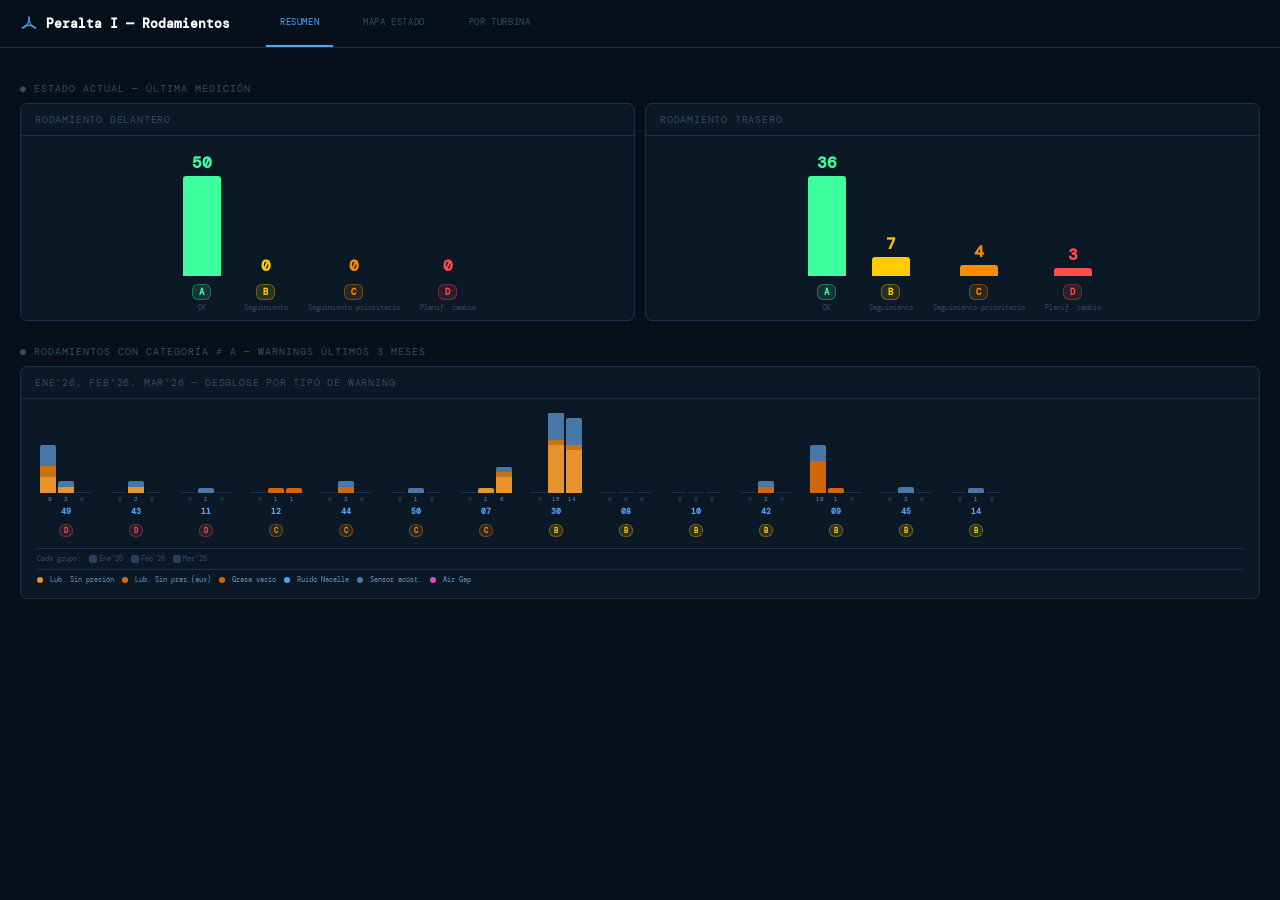
<file: index.html>
<!DOCTYPE html>
<html lang="es">
<head>
  <meta charset="UTF-8" />
  <meta name="viewport" content="width=device-width, initial-scale=1.0" />
  <title>Peralta — Rodamientos</title>
  <link rel="stylesheet" href="style.css" />
  <link href="https://fonts.googleapis.com/css2?family=DM+Mono:wght@400;500;700&family=DM+Sans:wght@300;400;500;600&display=swap" rel="stylesheet" />
</head>
<body>

  <!-- ── Navbar ─────────────────────────────────────────────────────────── -->
  <nav>
    <div class="nav-logo">
      <svg width="18" height="18" viewBox="0 0 18 18" fill="none" class="logo-spin" style="transform-origin:50% 50%">
        <line x1="9" y1="9" x2="9"    y2="2"    stroke="#4da6ff" stroke-width="1.6" stroke-linecap="round"/>
        <line x1="9" y1="9" x2="15.5" y2="13"   stroke="#4da6ff" stroke-width="1.6" stroke-linecap="round"/>
        <line x1="9" y1="9" x2="2.5"  y2="13"   stroke="#4da6ff" stroke-width="1.6" stroke-linecap="round"/>
        <circle cx="9" cy="9" r="2" fill="#4da6ff"/>
        <circle cx="9" cy="9" r="1" fill="#07101a"/>
      </svg>
      <span class="nav-brand">Peralta I &mdash; Rodamientos</span>
    </div>

    <nav class="nav-tabs">
      <button class="tab active" data-page="resumen">Resumen</button>
      <button class="tab"        data-page="mapa">Mapa Estado</button>
      <button class="tab"        data-page="turbina">Por Turbina</button>
    </nav>
  </nav>

  <!-- ── Pages ──────────────────────────────────────────────────────────── -->
  <main>
    <div id="page-resumen"  class="page active"></div>
    <div id="page-mapa"     class="page"></div>
    <div id="page-turbina"  class="page"></div>
  </main>

  <!-- ── Loading overlay ───────────────────────────────────────────────── -->
  <div id="loading">
    <div class="loading-inner">
      <svg width="24" height="24" viewBox="0 0 18 18" fill="none" class="logo-spin">
        <line x1="9" y1="9" x2="9"    y2="2"    stroke="#4da6ff" stroke-width="1.6" stroke-linecap="round"/>
        <line x1="9" y1="9" x2="15.5" y2="13"   stroke="#4da6ff" stroke-width="1.6" stroke-linecap="round"/>
        <line x1="9" y1="9" x2="2.5"  y2="13"   stroke="#4da6ff" stroke-width="1.6" stroke-linecap="round"/>
        <circle cx="9" cy="9" r="2" fill="#4da6ff"/>
        <circle cx="9" cy="9" r="1" fill="#07101a"/>
      </svg>
      <span>Cargando datos...</span>
    </div>
  </div>

  <script src="app.js"></script>
</body>
</html>
</file>
<file: style.css>
/* ── Reset & variables ──────────────────────────────────────────────────── */
*, *::before, *::after {
  box-sizing: border-box;
  margin: 0;
  padding: 0;
}

:root {
  /* Backgrounds */
  --bg:  #07101a;
  --s1:  #0b1826;
  --s2:  #101f30;
  --s3:  #172638;

  /* Borders */
  --b1:  #1c3050;
  --b2:  #264060;

  /* Text */
  --t1:  #c8e0f5;
  --t2:  #6898c0;
  --t3:  #305060;

  /* Accent */
  --ac:  #4da6ff;

  /* Misc */
  --radius: 7px;
  --font-mono: 'DM Mono', monospace;
  --font-sans: 'DM Sans', sans-serif;
}

body {
  font-family: var(--font-sans);
  background: var(--bg);
  color: var(--t1);
  min-height: 100vh;
}

/* ── Scrollbars ─────────────────────────────────────────────────────────── */
::-webkit-scrollbar         { width: 4px; height: 4px; }
::-webkit-scrollbar-track   { background: var(--bg); }
::-webkit-scrollbar-thumb   { background: var(--b2); border-radius: 4px; }

/* ── Loading overlay ────────────────────────────────────────────────────── */
#loading {
  position: fixed;
  inset: 0;
  background: var(--bg);
  display: flex;
  align-items: center;
  justify-content: center;
  z-index: 999;
  transition: opacity .3s;
}

#loading.hidden {
  opacity: 0;
  pointer-events: none;
}

.loading-inner {
  display: flex;
  align-items: center;
  gap: 10px;
  font-family: var(--font-mono);
  font-size: .75rem;
  color: var(--t2);
}

/* ── Navbar ─────────────────────────────────────────────────────────────── */
nav {
  position: sticky;
  top: 0;
  z-index: 100;
  display: flex;
  align-items: center;
  gap: 16px;
  background: rgba(7, 16, 26, .97);
  border-bottom: 1px solid var(--b1);
  padding: 0 20px;
  height: 48px;
}

.nav-logo {
  display: flex;
  align-items: center;
  gap: 8px;
  flex-shrink: 0;
}

.logo-spin {
  animation: spin 7s linear infinite;
}

@keyframes spin {
  to { transform: rotate(360deg); }
}

.nav-brand {
  font-family: var(--font-mono);
  font-size: .8rem;
  font-weight: 700;
  color: #fff;
  white-space: nowrap;
}

/* ── Tabs ───────────────────────────────────────────────────────────────── */
.nav-tabs {
  display: flex;
  height: 48px;
}

.tab {
  padding: 0 14px;
  height: 100%;
  display: flex;
  align-items: center;
  background: none;
  border: none;
  border-bottom: 2px solid transparent;
  cursor: pointer;
  font-family: var(--font-mono);
  font-size: .55rem;
  letter-spacing: .6px;
  text-transform: uppercase;
  color: var(--t3);
  transition: color .15s;
}

.tab:hover  { color: var(--t2); }
.tab.active { color: var(--ac); border-bottom-color: var(--ac); }

/* ── Pages ──────────────────────────────────────────────────────────────── */
main {
  max-width: 1400px;
  margin: 0 auto;
}

.page {
  display: none;
  padding: 20px;
}

.page.active {
  display: block;
}

/* ── Section label ──────────────────────────────────────────────────────── */
.section-label {
  font-family: var(--font-mono);
  font-size: .62rem;
  text-transform: uppercase;
  letter-spacing: 1px;
  color: var(--t3);
  margin: 14px 0 8px;
}

/* ── Card ───────────────────────────────────────────────────────────────── */
.card {
  background: var(--s1);
  border: 1px solid var(--b1);
  border-radius: var(--radius);
  overflow: hidden;
  margin-bottom: 10px;
}

.card-header {
  padding: 9px 14px;
  border-bottom: 1px solid var(--b1);
  font-family: var(--font-mono);
  font-size: .6rem;
  text-transform: uppercase;
  letter-spacing: .8px;
  color: var(--t3);
}

.card-body {
  padding: 14px 16px;
}

/* ── Two-column grid ────────────────────────────────────────────────────── */
.grid-2 {
  display: grid;
  grid-template-columns: 1fr 1fr;
  gap: 10px;
}

/* ── Category badge ─────────────────────────────────────────────────────── */
.cat-badge {
  font-family: var(--font-mono);
  padding: 1px 6px;
  border-radius: 6px;
  font-weight: 700;
  display: inline-block;
  font-size: .55rem;
}

.cat-badge.small {
  font-size: .46rem;
  padding: 1px 4px;
}

/* ── Turbine grid (mapa) ────────────────────────────────────────────────── */
.turbine-grid {
  display: grid;
  grid-template-columns: repeat(auto-fill, minmax(72px, 1fr));
  gap: 4px;
}

.turbine-cell {
  background: var(--s1);
  border: 1px solid var(--b1);
  border-radius: 5px;
  padding: 5px 3px;
  cursor: pointer;
  text-align: center;
  transition: background .15s, border-color .15s;
}

.turbine-cell:hover    { background: var(--s2); }
.turbine-cell.selected { background: var(--s2); border-width: 2px; }

/* ── Detail panel ───────────────────────────────────────────────────────── */
.detail-panel {
  margin-top: 10px;
  background: var(--s1);
  border: 1px solid var(--b1);
  border-radius: var(--radius);
  overflow: hidden;
  animation: fadeIn .2s ease;
}

@keyframes fadeIn {
  from { opacity: 0; transform: translateY(4px); }
  to   { opacity: 1; transform: translateY(0); }
}

/* ── Monthly bars grid ──────────────────────────────────────────────────── */
.months-grid {
  display: grid;
  grid-template-columns: repeat(15, 1fr);
  gap: 2px;
}

/* ── Legend dot ─────────────────────────────────────────────────────────── */
.legend-dot {
  width: 6px;
  height: 6px;
  border-radius: 50%;
  display: inline-block;
  margin-right: 3px;
  vertical-align: middle;
}

/* ── Panel legend bar ───────────────────────────────────────────────────── */
.panel-legend {
  display: flex;
  gap: 10px;
  flex-wrap: wrap;
  padding: 5px 10px;
  border-top: 1px solid var(--b1);
  background: var(--s3);
  font-size: .46rem;
  color: var(--t2);
  font-family: var(--font-mono);
}

/* ── Subgroup bar rows ──────────────────────────────────────────────────── */
.sub-bar-row {
  display: flex;
  align-items: center;
  gap: 4px;
  margin-bottom: 4px;
}

.sub-bar-label {
  font-family: var(--font-mono);
  font-size: .48rem;
  color: var(--t2);
  min-width: 80px;
}

.sub-bar-track {
  flex: 1;
  height: 4px;
  background: var(--b1);
  border-radius: 3px;
  overflow: hidden;
}

.sub-bar-fill {
  height: 100%;
  border-radius: 3px;
}

.sub-bar-value {
  font-family: var(--font-mono);
  font-size: .52rem;
  font-weight: 600;
  min-width: 22px;
  text-align: right;
}

/* ── Timeline table ─────────────────────────────────────────────────────── */
.timeline-table {
  width: 100%;
  border-collapse: collapse;
  font-family: var(--font-mono);
  font-size: .52rem;
}

.timeline-table th {
  padding: 4px 6px;
  color: var(--t3);
  font-weight: 400;
  text-transform: uppercase;
  letter-spacing: .4px;
  border-bottom: 1px solid var(--b1);
  text-align: center;
}

.timeline-table td {
  padding: 4px 6px;
  text-align: center;
  border-bottom: 1px solid rgba(28, 48, 80, .3);
}

.timeline-table th:first-child,
.timeline-table td:first-child { text-align: left; }

/* ── Por turbina layout ─────────────────────────────────────────────────── */
.turbina-layout {
  display: grid;
  grid-template-columns: 190px 1fr;
  gap: 10px;
  align-items: start;
}

.turbina-sidebar {
  background: var(--s1);
  border: 1px solid var(--b1);
  border-radius: var(--radius);
  overflow: hidden;
  position: sticky;
  top: 60px;
}

.sidebar-search {
  display: flex;
  gap: 4px;
  padding: 6px 8px;
  border-bottom: 1px solid var(--b1);
}

.sidebar-search input {
  background: none;
  border: none;
  outline: none;
  font-family: var(--font-mono);
  font-size: .6rem;
  color: var(--t1);
  width: 100%;
}

.sidebar-search input::placeholder {
  color: var(--t3);
}

.sidebar-filters {
  display: flex;
  gap: 3px;
  flex-wrap: wrap;
  padding: 5px 7px;
  border-bottom: 1px solid var(--b1);
}

.filter-btn {
  padding: 2px 5px;
  border-radius: 6px;
  font-size: .48rem;
  font-family: var(--font-mono);
  cursor: pointer;
  border: 1px solid var(--b2);
  color: var(--t3);
  background: none;
  transition: all .15s;
}

.filter-btn.active {
  border-color: var(--ac);
  color: var(--ac);
  background: rgba(77, 166, 255, .07);
}

.turbina-list {
  max-height: calc(100vh - 150px);
  overflow-y: auto;
}

.turbina-list::-webkit-scrollbar       { width: 3px; }
.turbina-list::-webkit-scrollbar-thumb { background: var(--b2); border-radius: 3px; }

/* ── Turbina list item ───────────────────────────────────────────────────── */
.turbina-item {
  display: flex;
  align-items: center;
  gap: 4px;
  padding: 4px 8px;
  cursor: pointer;
  border-left: 2px solid transparent;
  transition: background .1s;
}

.turbina-item:hover      { background: rgba(77, 166, 255, .04); }
.turbina-item.selected   { background: rgba(77, 166, 255, .07); border-left-color: var(--ac); }
.turbina-item.hidden     { display: none; }

.turbina-item-dot  { width: 6px; height: 6px; border-radius: 50%; flex-shrink: 0; }
.turbina-item-name { font-family: var(--font-mono); font-size: .6rem; font-weight: 600; color: var(--t2); flex: 1; }
.turbina-item-total{ font-family: var(--font-mono); font-size: .48rem; color: var(--t3); }
.turbina-item.selected .turbina-item-name { color: var(--ac); }

/* ── Vertical event line inside bar ─────────────────────────────────────── */
.event-line {
  position: absolute;
  top: 0;
  bottom: 0;
  width: 1px;
  border-left: 2px dashed;
  opacity: .6;
  pointer-events: none;
  z-index: 2;
}
</file>
